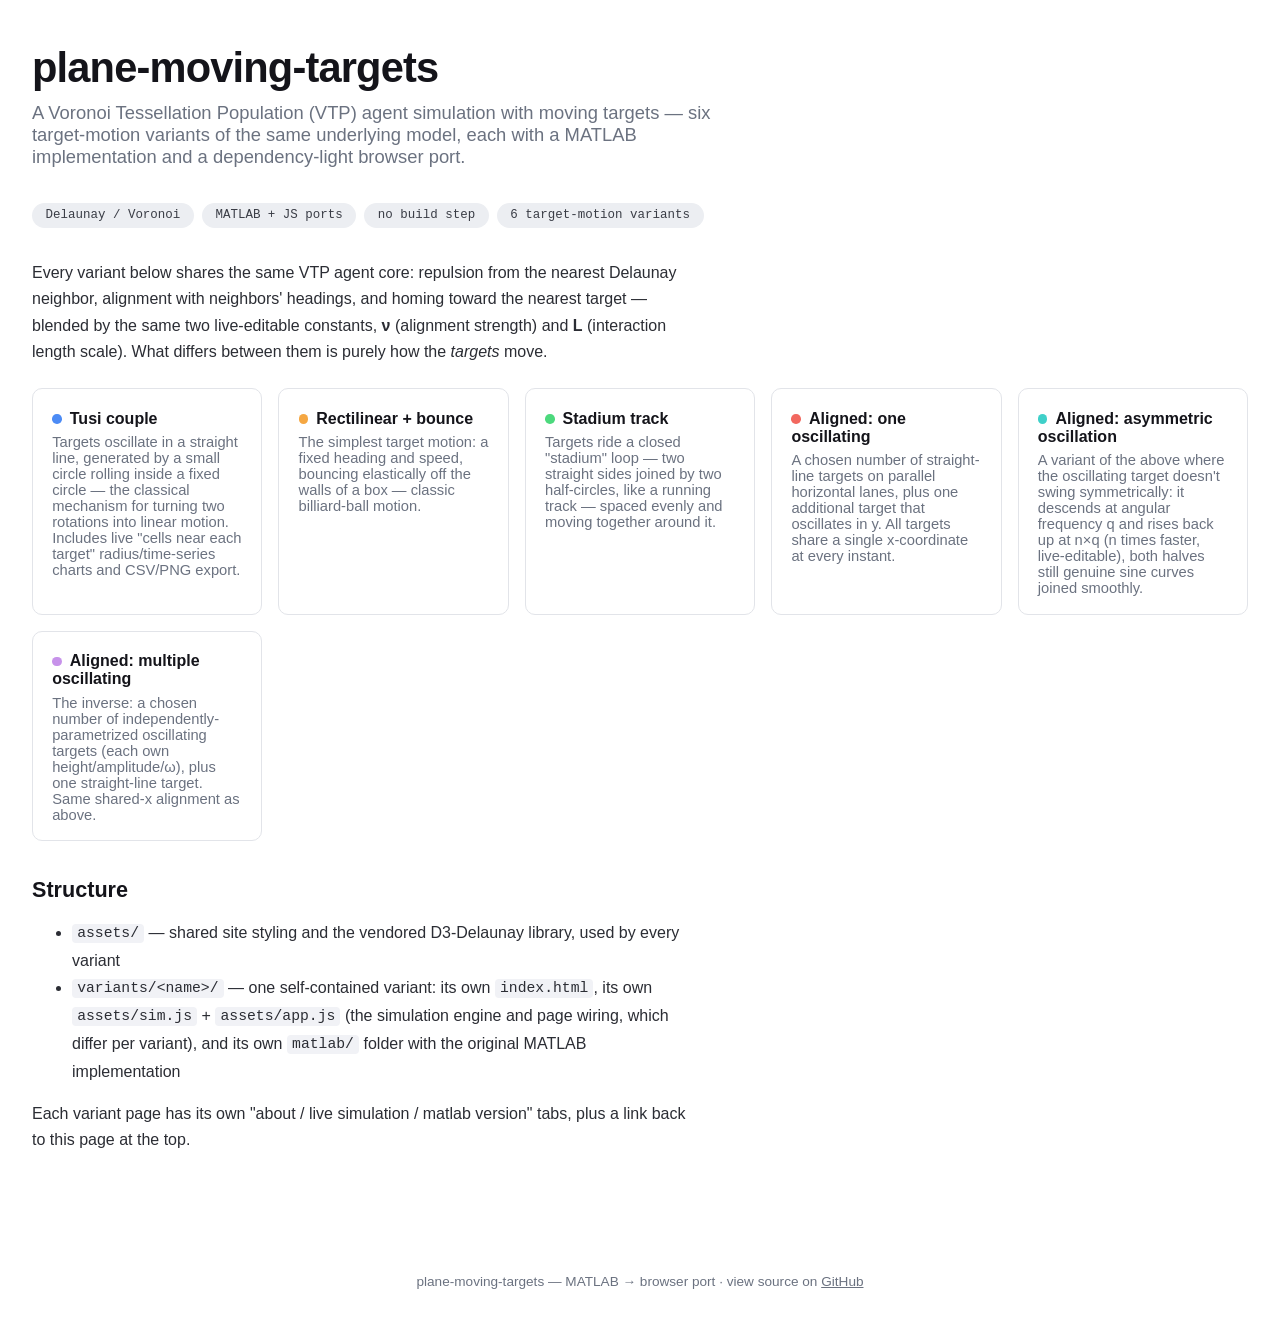
<file: index.html>
<!doctype html>
<html lang="en">
<head>
<meta charset="utf-8" />
<meta name="viewport" content="width=device-width, initial-scale=1" />
<title>plane-moving-targets — VTP moving-targets simulation collection</title>
<link rel="stylesheet" href="assets/style.css" />
</head>
<body>

<main>
  <h1 class="page-title">plane-moving-targets</h1>
  <p class="lede">A Voronoi Tessellation Population (VTP) agent simulation with moving targets — six target-motion variants of the same underlying model, each with a MATLAB implementation and a dependency-light browser port.</p>

  <div class="badge-row">
    <span class="badge">Delaunay / Voronoi</span>
    <span class="badge">MATLAB + JS ports</span>
    <span class="badge">no build step</span>
    <span class="badge">6 target-motion variants</span>
  </div>

  <div class="prose">
    <p>Every variant below shares the same VTP agent core: repulsion from the nearest Delaunay neighbor, alignment with neighbors' headings, and homing toward the nearest target — blended by the same two live-editable constants, <strong>&nu;</strong> (alignment strength) and <strong>L</strong> (interaction length scale). What differs between them is purely how the <em>targets</em> move.</p>
  </div>

  <div class="force-grid">
    <a class="force-card" href="variants/tulsi/index.html" style="display:block; text-decoration:none; color:inherit;">
      <h3><span class="dot" style="background:#4c8bf5"></span>Tusi couple</h3>
      <p>Targets oscillate in a straight line, generated by a small circle rolling inside a fixed circle — the classical mechanism for turning two rotations into linear motion. Includes live "cells near each target" radius/time-series charts and CSV/PNG export.</p>
    </a>
    <a class="force-card" href="variants/rectilinear/index.html" style="display:block; text-decoration:none; color:inherit;">
      <h3><span class="dot" style="background:#f5a742"></span>Rectilinear + bounce</h3>
      <p>The simplest target motion: a fixed heading and speed, bouncing elastically off the walls of a box — classic billiard-ball motion.</p>
    </a>
    <a class="force-card" href="variants/stadium/index.html" style="display:block; text-decoration:none; color:inherit;">
      <h3><span class="dot" style="background:#4cd97d"></span>Stadium track</h3>
      <p>Targets ride a closed "stadium" loop — two straight sides joined by two half-circles, like a running track — spaced evenly and moving together around it.</p>
    </a>
    <a class="force-card" href="variants/aligned/index.html" style="display:block; text-decoration:none; color:inherit;">
      <h3><span class="dot" style="background:#f2685f"></span>Aligned: one oscillating</h3>
      <p>A chosen number of straight-line targets on parallel horizontal lanes, plus one additional target that oscillates in y. All targets share a single x-coordinate at every instant.</p>
    </a>
    <a class="force-card" href="variants/aligned-asymmetric/index.html" style="display:block; text-decoration:none; color:inherit;">
      <h3><span class="dot" style="background:#3fd0c9"></span>Aligned: asymmetric oscillation</h3>
      <p>A variant of the above where the oscillating target doesn't swing symmetrically: it descends at angular frequency q and rises back up at n&times;q (n times faster, live-editable), both halves still genuine sine curves joined smoothly.</p>
    </a>
    <a class="force-card" href="variants/aligned-inverted/index.html" style="display:block; text-decoration:none; color:inherit;">
      <h3><span class="dot" style="background:#c792ea"></span>Aligned: multiple oscillating</h3>
      <p>The inverse: a chosen number of independently-parametrized oscillating targets (each own height/amplitude/&omega;), plus one straight-line target. Same shared-x alignment as above.</p>
    </a>
  </div>

  <div class="prose">
    <h2>Structure</h2>
    <ul>
      <li><code>assets/</code> — shared site styling and the vendored D3-Delaunay library, used by every variant</li>
      <li><code>variants/&lt;name&gt;/</code> — one self-contained variant: its own <code>index.html</code>, its own <code>assets/sim.js</code> + <code>assets/app.js</code> (the simulation engine and page wiring, which differ per variant), and its own <code>matlab/</code> folder with the original MATLAB implementation</li>
    </ul>
    <p>Each variant page has its own "about / live simulation / matlab version" tabs, plus a link back to this page at the top.</p>
  </div>
</main>

<footer>plane-moving-targets — MATLAB → browser port · view source on <a href="https://github.com/" target="_blank">GitHub</a></footer>

</body>
</html>
</file>
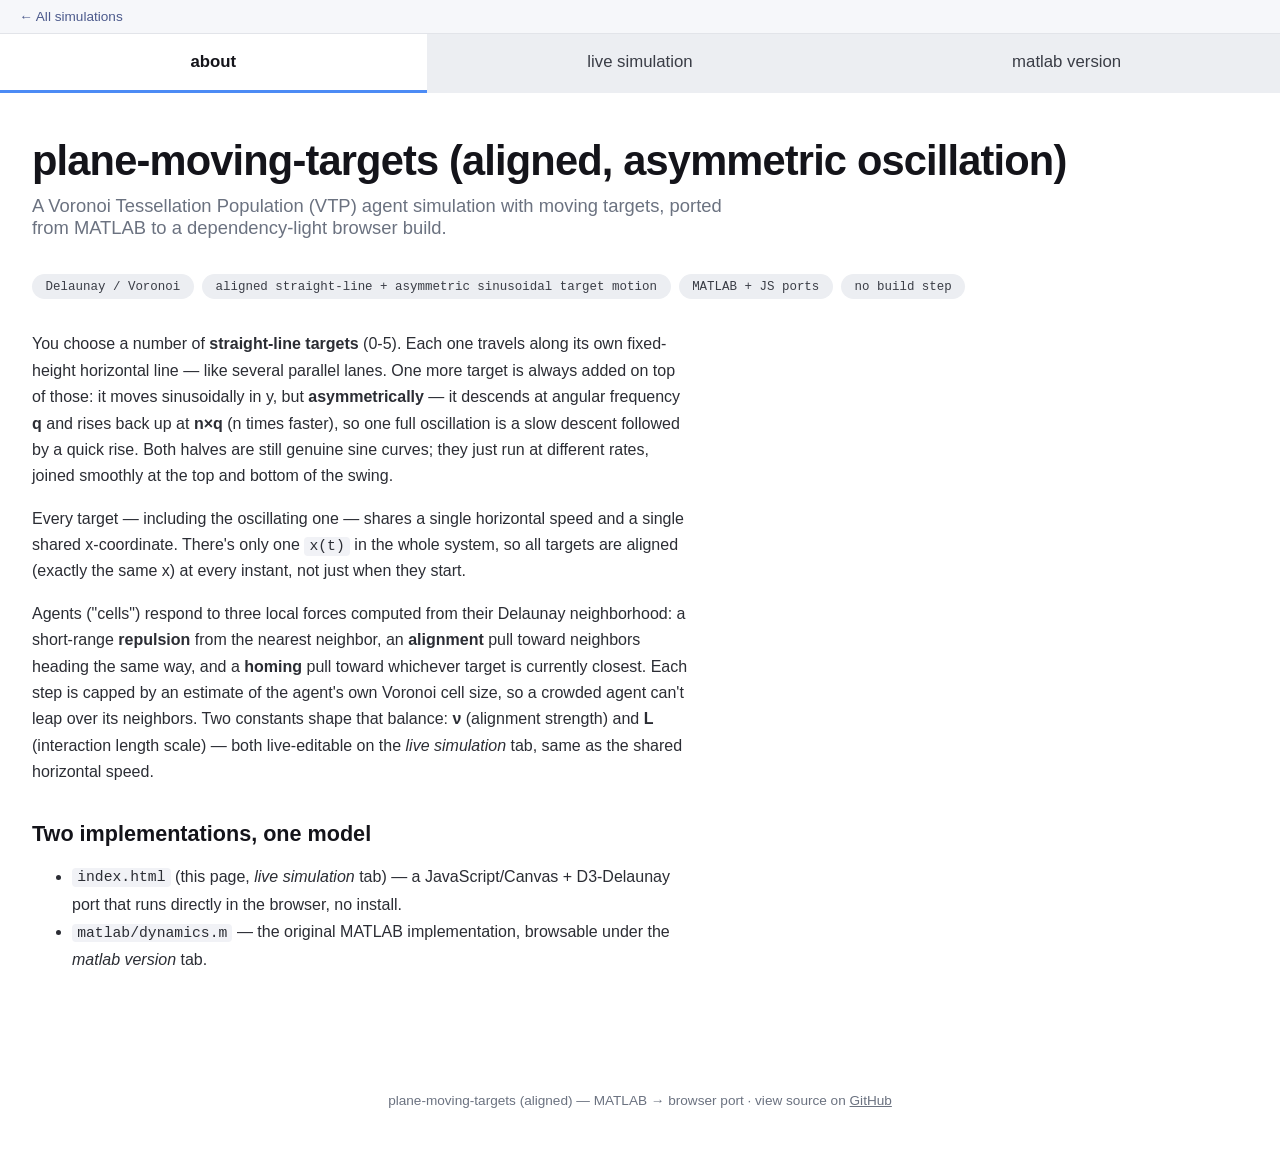
<file: variants/aligned-asymmetric/index.html>
<!doctype html>
<html lang="en">
<head>
<meta charset="utf-8" />
<meta name="viewport" content="width=device-width, initial-scale=1" />
<title>plane-moving-targets-aligned — VTP moving targets simulation</title>
<link rel="stylesheet" href="../../assets/style.css" />
</head>
<body>

<div class="hub-breadcrumb"><a href="../../index.html">&larr; All simulations</a></div>
<nav class="tabs">
  <button data-view="about" class="active">about</button>
  <button data-view="sim">live simulation</button>
  <button data-view="matlab">matlab version</button>
</nav>

<main>

  <!-- ================= ABOUT ================= -->
  <section id="view-about" class="view active">
    <h1 class="page-title">plane-moving-targets (aligned, asymmetric oscillation)</h1>
    <p class="lede">A Voronoi Tessellation Population (VTP) agent simulation with moving targets, ported from MATLAB to a dependency-light browser build.</p>

    <div class="badge-row">
      <span class="badge">Delaunay / Voronoi</span>
      <span class="badge">aligned straight-line + asymmetric sinusoidal target motion</span>
      <span class="badge">MATLAB + JS ports</span>
      <span class="badge">no build step</span>
    </div>

    <div class="prose">
      <p>You choose a number of <strong>straight-line targets</strong> (0-5). Each one travels along its own fixed-height horizontal line — like several parallel lanes. One more target is always added on top of those: it moves sinusoidally in y, but <strong>asymmetrically</strong> — it descends at angular frequency <strong>q</strong> and rises back up at <strong>n&times;q</strong> (n times faster), so one full oscillation is a slow descent followed by a quick rise. Both halves are still genuine sine curves; they just run at different rates, joined smoothly at the top and bottom of the swing.</p>
      <p>Every target — including the oscillating one — shares a single horizontal speed and a single shared x-coordinate. There's only one <code>x(t)</code> in the whole system, so all targets are aligned (exactly the same x) at every instant, not just when they start.</p>
      <p>Agents ("cells") respond to three local forces computed from their Delaunay neighborhood: a short-range <strong>repulsion</strong> from the nearest neighbor, an <strong>alignment</strong> pull toward neighbors heading the same way, and a <strong>homing</strong> pull toward whichever target is currently closest. Each step is capped by an estimate of the agent's own Voronoi cell size, so a crowded agent can't leap over its neighbors. Two constants shape that balance: <strong>&nu;</strong> (alignment strength) and <strong>L</strong> (interaction length scale) — both live-editable on the <em>live simulation</em> tab, same as the shared horizontal speed.</p>

      <h2>Two implementations, one model</h2>
      <ul>
        <li><code>index.html</code> (this page, <em>live simulation</em> tab) — a JavaScript/Canvas + D3-Delaunay port that runs directly in the browser, no install.</li>
        <li><code>matlab/dynamics.m</code> — the original MATLAB implementation, browsable under the <em>matlab version</em> tab.</li>
      </ul>

    </div>
  </section>

  <!-- ================= LIVE SIMULATION ================= -->
  <section id="view-sim" class="view">
    <h1 class="page-title">Live simulation</h1>
    <p class="lede">Runs entirely in your browser — Delaunay/Voronoi via D3, no server, no build step.</p>

    <div class="sim-frame">
      <div class="sim-topbar">
        <span><b>VTP — Aligned Moving Targets</b> &nbsp;|&nbsp; ported from MATLAB (dynamics.m)</span>
        <label class="targets-picker">straight targets:
          <select id="numTargets">
            <option value="0">0</option>
            <option value="1">1</option>
            <option value="2" selected>2</option>
            <option value="3">3</option>
            <option value="4">4</option>
            <option value="5">5</option>
          </select>
        </label>
      </div>
      <div class="sim-status" id="statusLine">t = 0 | 3 aligned targets (2 straight + 1 sine)</div>
      <div class="sim-canvas-wrap"><canvas id="simCanvas"></canvas></div>

      <div class="controls">
        <div class="global-row">
          <span class="label">Cells</span>
          <div class="ctrl">Spd:
            <input type="range" id="cellSpd" min="0" max="3" step="0.01" value="1" />
            <span class="readout" id="cellSpdVal">1.00</span>
          </div>
          <div class="buttons">
            <button id="btnPause">Pause</button>
            <button id="btnReset" class="primary">Reset Targets</button>
          </div>
        </div>
        <div class="global-row">
          <span class="label">Dynamics</span>
          <div class="ctrl">&nu;:
            <input type="range" id="nuSlider" min="0" max="8" step="0.05" value="2.5" />
            <span class="readout" id="nuVal">2.50</span>
          </div>
          <div class="ctrl">L:
            <input type="range" id="lSlider" min="0.1" max="5" step="0.05" value="1" />
            <span class="readout" id="lVal">1.00</span>
          </div>
        </div>
        <div class="global-row">
          <span class="label">Motion</span>
          <div class="ctrl">Horiz. speed (vx, shared):
            <input type="range" id="vxSlider" min="0" max="1" step="0.005" value="0.15" />
            <span class="readout" id="vxVal">0.150</span>
          </div>
        </div>
        <div class="target-rows" id="targetRows"></div>
      </div>
    </div>
  </section>

  <!-- ================= MATLAB VERSION ================= -->
  <section id="view-matlab" class="view">
    <h1 class="page-title">MATLAB version</h1>
    <p class="lede">The original implementation, in <code>matlab/</code>.</p>

    <div class="prose">
      <p>Requires base MATLAB only (<code>delaunayTriangulation</code>, <code>polyshape</code> — no extra toolboxes). Run:</p>
      <div class="formula">cd matlab<br />matlab -r dynamics</div>
      <p>...or open <code>dynamics.m</code> in the MATLAB editor and run it. You'll be prompted for the number of straight-line targets (0–5); one asymmetrically-oscillating target is always added on top. An interactive figure then opens with a control panel (agent speed, &nu;, L, shared horizontal speed, each straight target's height, and the oscillating target's height/amplitude/q (down-frequency)/n (up-speed multiplier) — Apply / Pause / Reset Targets).</p>
    </div>

    <div class="file-layout">
      <div class="file-list" id="fileList"></div>
      <div>
        <div class="code-view" id="codeView">Select a file…</div>
        <p class="file-hint" id="fileHint"></p>
      </div>
    </div>
  </section>


</main>

<footer>plane-moving-targets (aligned) — MATLAB → browser port · view source on <a href="https://github.com/" target="_blank">GitHub</a></footer>

<script src="../../assets/d3-delaunay.min.js"></script>
<script src="assets/sim.js"></script>
<script src="assets/app.js"></script>
</body>
</html>
</file>
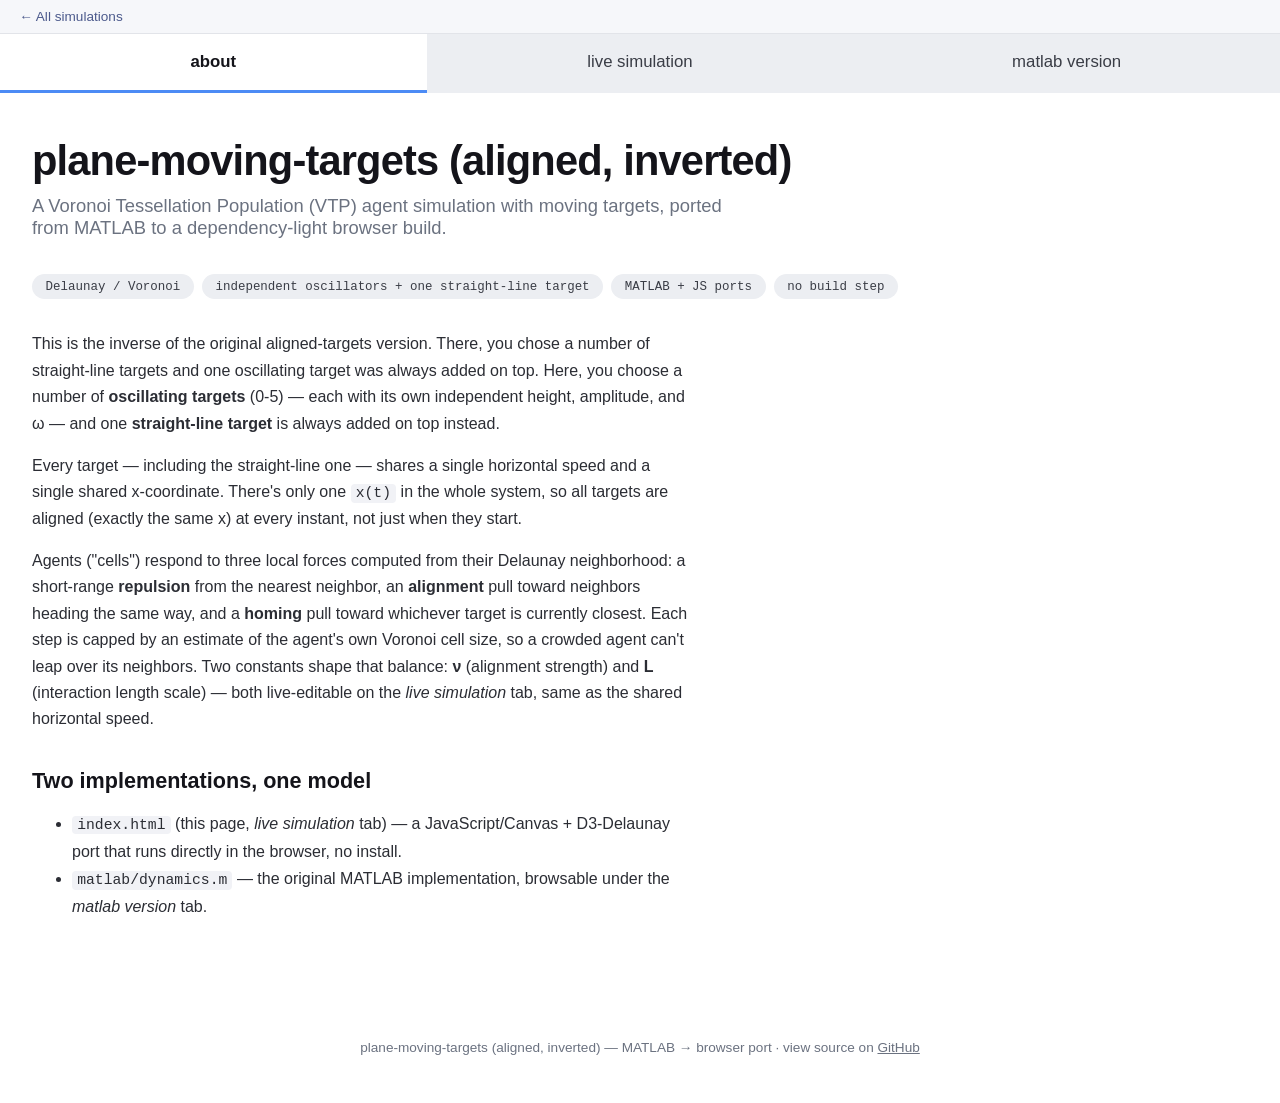
<file: variants/aligned-inverted/index.html>
<!doctype html>
<html lang="en">
<head>
<meta charset="utf-8" />
<meta name="viewport" content="width=device-width, initial-scale=1" />
<title>plane-moving-targets-aligned-inverted — VTP moving targets simulation</title>
<link rel="stylesheet" href="../../assets/style.css" />
</head>
<body>

<div class="hub-breadcrumb"><a href="../../index.html">&larr; All simulations</a></div>
<nav class="tabs">
  <button data-view="about" class="active">about</button>
  <button data-view="sim">live simulation</button>
  <button data-view="matlab">matlab version</button>
</nav>

<main>

  <!-- ================= ABOUT ================= -->
  <section id="view-about" class="view active">
    <h1 class="page-title">plane-moving-targets (aligned, inverted)</h1>
    <p class="lede">A Voronoi Tessellation Population (VTP) agent simulation with moving targets, ported from MATLAB to a dependency-light browser build.</p>

    <div class="badge-row">
      <span class="badge">Delaunay / Voronoi</span>
      <span class="badge">independent oscillators + one straight-line target</span>
      <span class="badge">MATLAB + JS ports</span>
      <span class="badge">no build step</span>
    </div>

    <div class="prose">
      <p>This is the inverse of the original aligned-targets version. There, you chose a number of straight-line targets and one oscillating target was always added on top. Here, you choose a number of <strong>oscillating targets</strong> (0-5) — each with its own independent height, amplitude, and &omega; — and one <strong>straight-line target</strong> is always added on top instead.</p>
      <p>Every target — including the straight-line one — shares a single horizontal speed and a single shared x-coordinate. There's only one <code>x(t)</code> in the whole system, so all targets are aligned (exactly the same x) at every instant, not just when they start.</p>
      <p>Agents ("cells") respond to three local forces computed from their Delaunay neighborhood: a short-range <strong>repulsion</strong> from the nearest neighbor, an <strong>alignment</strong> pull toward neighbors heading the same way, and a <strong>homing</strong> pull toward whichever target is currently closest. Each step is capped by an estimate of the agent's own Voronoi cell size, so a crowded agent can't leap over its neighbors. Two constants shape that balance: <strong>&nu;</strong> (alignment strength) and <strong>L</strong> (interaction length scale) — both live-editable on the <em>live simulation</em> tab, same as the shared horizontal speed.</p>

      <h2>Two implementations, one model</h2>
      <ul>
        <li><code>index.html</code> (this page, <em>live simulation</em> tab) — a JavaScript/Canvas + D3-Delaunay port that runs directly in the browser, no install.</li>
        <li><code>matlab/dynamics.m</code> — the original MATLAB implementation, browsable under the <em>matlab version</em> tab.</li>
      </ul>

    </div>
  </section>

  <!-- ================= LIVE SIMULATION ================= -->
  <section id="view-sim" class="view">
    <h1 class="page-title">Live simulation</h1>
    <p class="lede">Runs entirely in your browser — Delaunay/Voronoi via D3, no server, no build step.</p>

    <div class="sim-frame">
      <div class="sim-topbar">
        <span><b>VTP — Aligned Moving Targets (inverted)</b> &nbsp;|&nbsp; ported from MATLAB (dynamics.m)</span>
        <label class="targets-picker">oscillating targets:
          <select id="numTargets">
            <option value="0">0</option>
            <option value="1">1</option>
            <option value="2" selected>2</option>
            <option value="3">3</option>
            <option value="4">4</option>
            <option value="5">5</option>
          </select>
        </label>
      </div>
      <div class="sim-status" id="statusLine">t = 0 | 3 aligned targets (2 sine + 1 straight)</div>
      <div class="sim-canvas-wrap"><canvas id="simCanvas"></canvas></div>

      <div class="controls">
        <div class="global-row">
          <span class="label">Cells</span>
          <div class="ctrl">Spd:
            <input type="range" id="cellSpd" min="0" max="3" step="0.01" value="1" />
            <span class="readout" id="cellSpdVal">1.00</span>
          </div>
          <div class="buttons">
            <button id="btnPause">Pause</button>
            <button id="btnReset" class="primary">Reset Targets</button>
          </div>
        </div>
        <div class="global-row">
          <span class="label">Dynamics</span>
          <div class="ctrl">&nu;:
            <input type="range" id="nuSlider" min="0" max="8" step="0.05" value="2.5" />
            <span class="readout" id="nuVal">2.50</span>
          </div>
          <div class="ctrl">L:
            <input type="range" id="lSlider" min="0.1" max="5" step="0.05" value="1" />
            <span class="readout" id="lVal">1.00</span>
          </div>
        </div>
        <div class="global-row">
          <span class="label">Motion</span>
          <div class="ctrl">Horiz. speed (vx, shared):
            <input type="range" id="vxSlider" min="0" max="1" step="0.005" value="0.15" />
            <span class="readout" id="vxVal">0.150</span>
          </div>
        </div>
        <div class="target-rows" id="targetRows"></div>
      </div>
    </div>
  </section>

  <!-- ================= MATLAB VERSION ================= -->
  <section id="view-matlab" class="view">
    <h1 class="page-title">MATLAB version</h1>
    <p class="lede">The original implementation, in <code>matlab/</code>.</p>

    <div class="prose">
      <p>Requires base MATLAB only (<code>delaunayTriangulation</code>, <code>polyshape</code> — no extra toolboxes). Run:</p>
      <div class="formula">cd matlab<br />matlab -r dynamics</div>
      <p>...or open <code>dynamics.m</code> in the MATLAB editor and run it. You'll be prompted for the number of oscillating targets (0–5); one straight-line target is always added on top. An interactive figure then opens with a control panel (agent speed, &nu;, L, shared horizontal speed, each oscillating target's height/amplitude/&omega; — independently adjustable per target — and the straight-line target's height — Apply / Pause / Reset Targets).</p>
    </div>

    <div class="file-layout">
      <div class="file-list" id="fileList"></div>
      <div>
        <div class="code-view" id="codeView">Select a file…</div>
        <p class="file-hint" id="fileHint"></p>
      </div>
    </div>
  </section>


</main>

<footer>plane-moving-targets (aligned, inverted) — MATLAB → browser port · view source on <a href="https://github.com/" target="_blank">GitHub</a></footer>

<script src="../../assets/d3-delaunay.min.js"></script>
<script src="assets/sim.js"></script>
<script src="assets/app.js"></script>
</body>
</html>
</file>
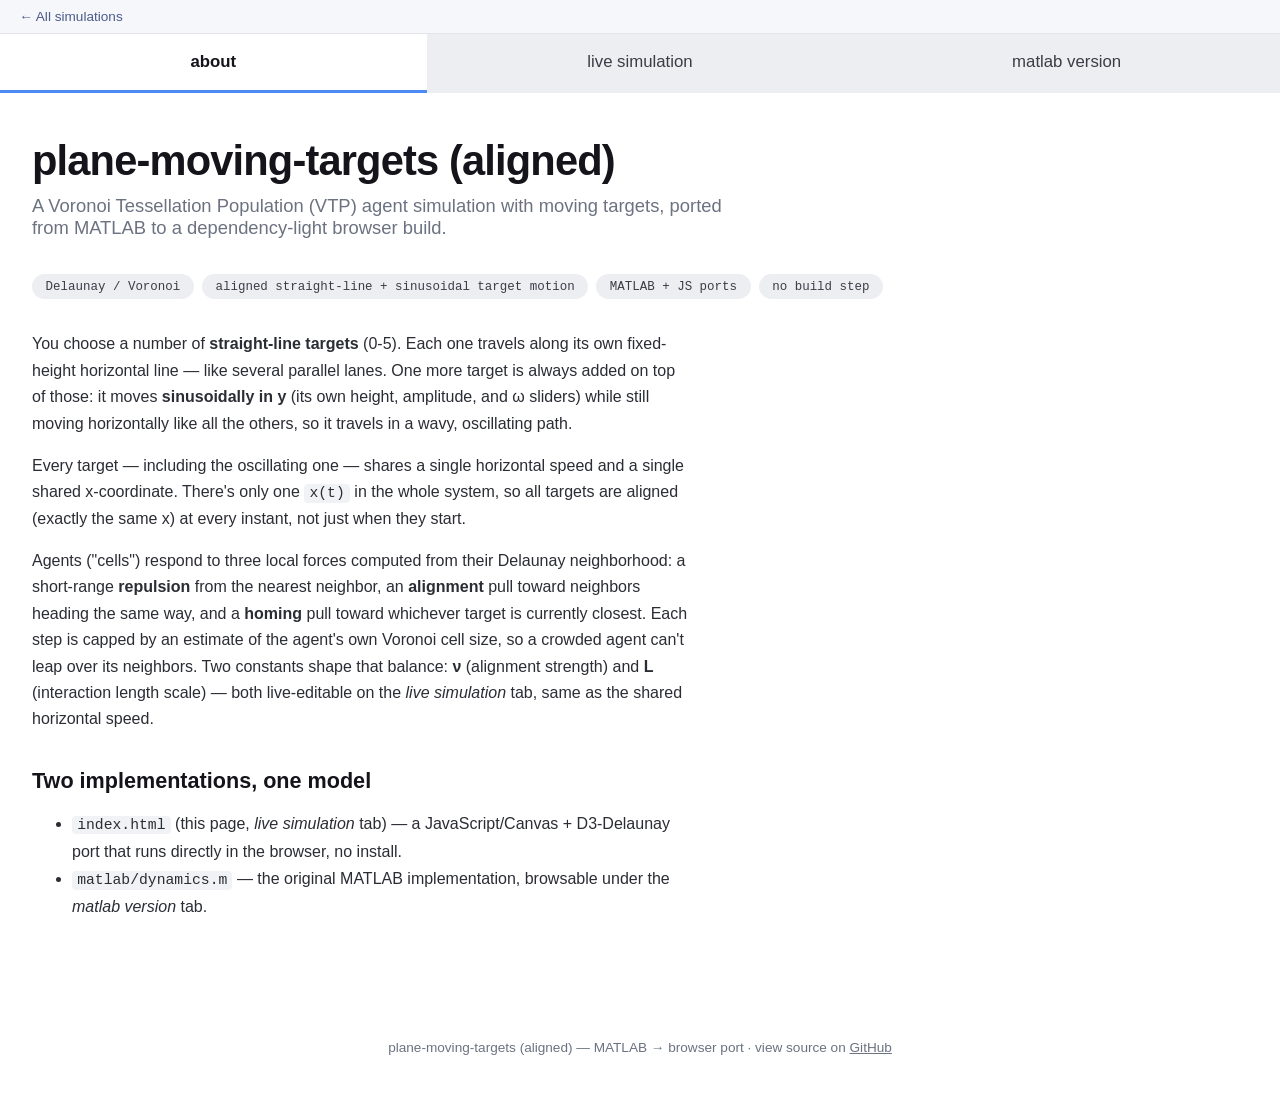
<file: variants/aligned/index.html>
<!doctype html>
<html lang="en">
<head>
<meta charset="utf-8" />
<meta name="viewport" content="width=device-width, initial-scale=1" />
<title>plane-moving-targets-aligned — VTP moving targets simulation</title>
<link rel="stylesheet" href="../../assets/style.css" />
</head>
<body>

<div class="hub-breadcrumb"><a href="../../index.html">&larr; All simulations</a></div>
<nav class="tabs">
  <button data-view="about" class="active">about</button>
  <button data-view="sim">live simulation</button>
  <button data-view="matlab">matlab version</button>
</nav>

<main>

  <!-- ================= ABOUT ================= -->
  <section id="view-about" class="view active">
    <h1 class="page-title">plane-moving-targets (aligned)</h1>
    <p class="lede">A Voronoi Tessellation Population (VTP) agent simulation with moving targets, ported from MATLAB to a dependency-light browser build.</p>

    <div class="badge-row">
      <span class="badge">Delaunay / Voronoi</span>
      <span class="badge">aligned straight-line + sinusoidal target motion</span>
      <span class="badge">MATLAB + JS ports</span>
      <span class="badge">no build step</span>
    </div>

    <div class="prose">
      <p>You choose a number of <strong>straight-line targets</strong> (0-5). Each one travels along its own fixed-height horizontal line — like several parallel lanes. One more target is always added on top of those: it moves <strong>sinusoidally in y</strong> (its own height, amplitude, and &omega; sliders) while still moving horizontally like all the others, so it travels in a wavy, oscillating path.</p>
      <p>Every target — including the oscillating one — shares a single horizontal speed and a single shared x-coordinate. There's only one <code>x(t)</code> in the whole system, so all targets are aligned (exactly the same x) at every instant, not just when they start.</p>
      <p>Agents ("cells") respond to three local forces computed from their Delaunay neighborhood: a short-range <strong>repulsion</strong> from the nearest neighbor, an <strong>alignment</strong> pull toward neighbors heading the same way, and a <strong>homing</strong> pull toward whichever target is currently closest. Each step is capped by an estimate of the agent's own Voronoi cell size, so a crowded agent can't leap over its neighbors. Two constants shape that balance: <strong>&nu;</strong> (alignment strength) and <strong>L</strong> (interaction length scale) — both live-editable on the <em>live simulation</em> tab, same as the shared horizontal speed.</p>

      <h2>Two implementations, one model</h2>
      <ul>
        <li><code>index.html</code> (this page, <em>live simulation</em> tab) — a JavaScript/Canvas + D3-Delaunay port that runs directly in the browser, no install.</li>
        <li><code>matlab/dynamics.m</code> — the original MATLAB implementation, browsable under the <em>matlab version</em> tab.</li>
      </ul>

    </div>
  </section>

  <!-- ================= LIVE SIMULATION ================= -->
  <section id="view-sim" class="view">
    <h1 class="page-title">Live simulation</h1>
    <p class="lede">Runs entirely in your browser — Delaunay/Voronoi via D3, no server, no build step.</p>

    <div class="sim-frame">
      <div class="sim-topbar">
        <span><b>VTP — Aligned Moving Targets</b> &nbsp;|&nbsp; ported from MATLAB (dynamics.m)</span>
        <label class="targets-picker">straight targets:
          <select id="numTargets">
            <option value="0">0</option>
            <option value="1">1</option>
            <option value="2" selected>2</option>
            <option value="3">3</option>
            <option value="4">4</option>
            <option value="5">5</option>
          </select>
        </label>
      </div>
      <div class="sim-status" id="statusLine">t = 0 | 3 aligned targets (2 straight + 1 sine)</div>
      <div class="sim-canvas-wrap"><canvas id="simCanvas"></canvas></div>

      <div class="controls">
        <div class="global-row">
          <span class="label">Cells</span>
          <div class="ctrl">Spd:
            <input type="range" id="cellSpd" min="0" max="3" step="0.01" value="1" />
            <span class="readout" id="cellSpdVal">1.00</span>
          </div>
          <div class="buttons">
            <button id="btnPause">Pause</button>
            <button id="btnReset" class="primary">Reset Targets</button>
          </div>
        </div>
        <div class="global-row">
          <span class="label">Dynamics</span>
          <div class="ctrl">&nu;:
            <input type="range" id="nuSlider" min="0" max="8" step="0.05" value="2.5" />
            <span class="readout" id="nuVal">2.50</span>
          </div>
          <div class="ctrl">L:
            <input type="range" id="lSlider" min="0.1" max="5" step="0.05" value="1" />
            <span class="readout" id="lVal">1.00</span>
          </div>
        </div>
        <div class="global-row">
          <span class="label">Motion</span>
          <div class="ctrl">Horiz. speed (vx, shared):
            <input type="range" id="vxSlider" min="0" max="1" step="0.005" value="0.15" />
            <span class="readout" id="vxVal">0.150</span>
          </div>
        </div>
        <div class="target-rows" id="targetRows"></div>
      </div>
    </div>
  </section>

  <!-- ================= MATLAB VERSION ================= -->
  <section id="view-matlab" class="view">
    <h1 class="page-title">MATLAB version</h1>
    <p class="lede">The original implementation, in <code>matlab/</code>.</p>

    <div class="prose">
      <p>Requires base MATLAB only (<code>delaunayTriangulation</code>, <code>polyshape</code> — no extra toolboxes). Run:</p>
      <div class="formula">cd matlab<br />matlab -r dynamics</div>
      <p>...or open <code>dynamics.m</code> in the MATLAB editor and run it. You'll be prompted for the number of straight-line targets (0–5); one oscillating target is always added on top. An interactive figure then opens with a control panel (agent speed, &nu;, L, shared horizontal speed, each straight target's height, and the oscillating target's height/amplitude/&omega; — Apply / Pause / Reset Targets).</p>
    </div>

    <div class="file-layout">
      <div class="file-list" id="fileList"></div>
      <div>
        <div class="code-view" id="codeView">Select a file…</div>
        <p class="file-hint" id="fileHint"></p>
      </div>
    </div>
  </section>


</main>

<footer>plane-moving-targets (aligned) — MATLAB → browser port · view source on <a href="https://github.com/" target="_blank">GitHub</a></footer>

<script src="../../assets/d3-delaunay.min.js"></script>
<script src="assets/sim.js"></script>
<script src="assets/app.js"></script>
</body>
</html>
</file>
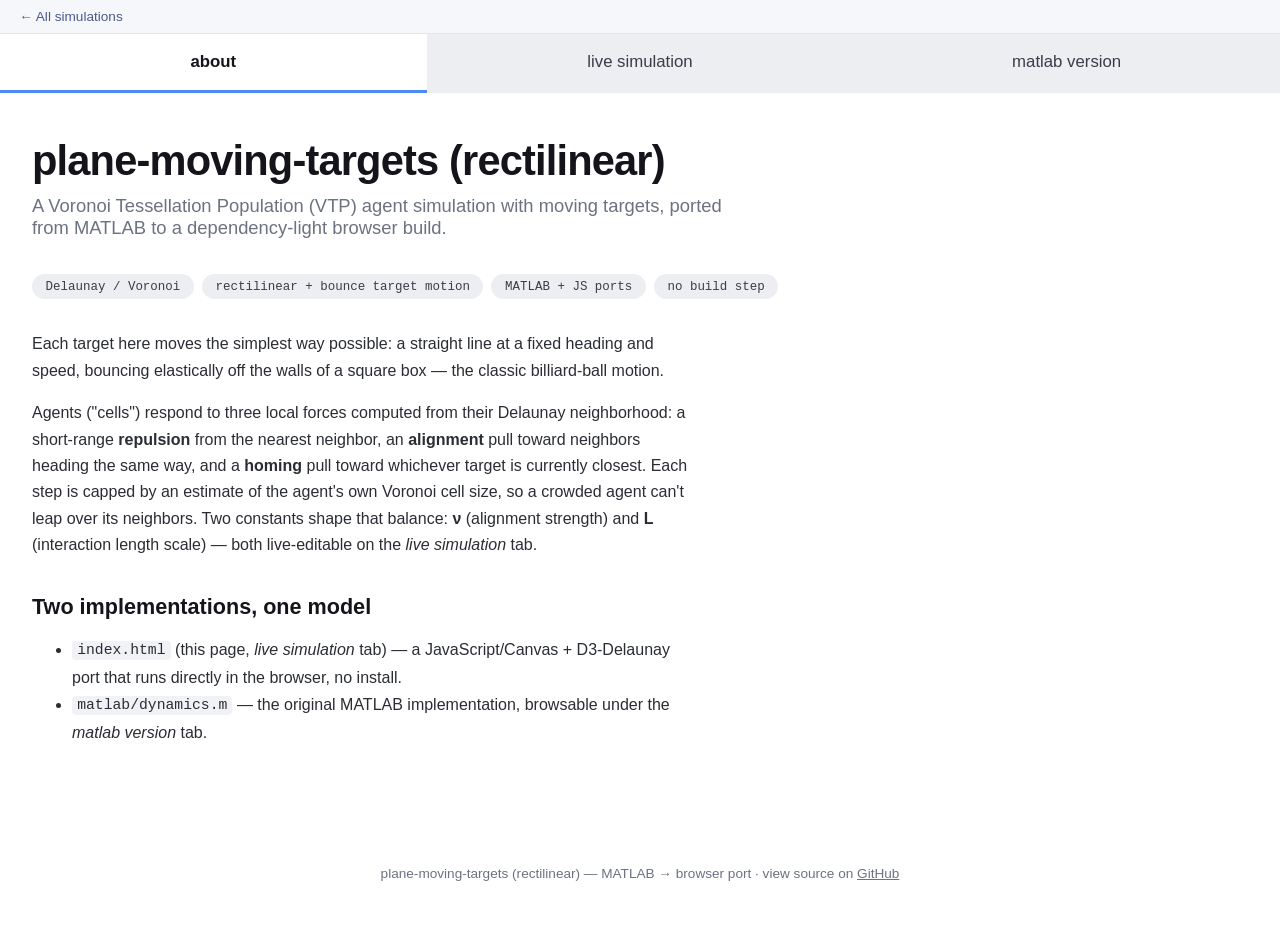
<file: variants/rectilinear/index.html>
<!doctype html>
<html lang="en">
<head>
<meta charset="utf-8" />
<meta name="viewport" content="width=device-width, initial-scale=1" />
<title>plane-moving-targets-rectilinear — VTP moving targets simulation</title>
<link rel="stylesheet" href="../../assets/style.css" />
</head>
<body>

<div class="hub-breadcrumb"><a href="../../index.html">&larr; All simulations</a></div>
<nav class="tabs">
  <button data-view="about" class="active">about</button>
  <button data-view="sim">live simulation</button>
  <button data-view="matlab">matlab version</button>
</nav>

<main>

  <!-- ================= ABOUT ================= -->
  <section id="view-about" class="view active">
    <h1 class="page-title">plane-moving-targets (rectilinear)</h1>
    <p class="lede">A Voronoi Tessellation Population (VTP) agent simulation with moving targets, ported from MATLAB to a dependency-light browser build.</p>

    <div class="badge-row">
      <span class="badge">Delaunay / Voronoi</span>
      <span class="badge">rectilinear + bounce target motion</span>
      <span class="badge">MATLAB + JS ports</span>
      <span class="badge">no build step</span>
    </div>

    <div class="prose">
      <p>Each target here moves the simplest way possible: a straight line at a fixed heading and speed, bouncing elastically off the walls of a square box — the classic billiard-ball motion.</p>
      <p>Agents ("cells") respond to three local forces computed from their Delaunay neighborhood: a short-range <strong>repulsion</strong> from the nearest neighbor, an <strong>alignment</strong> pull toward neighbors heading the same way, and a <strong>homing</strong> pull toward whichever target is currently closest. Each step is capped by an estimate of the agent's own Voronoi cell size, so a crowded agent can't leap over its neighbors. Two constants shape that balance: <strong>&nu;</strong> (alignment strength) and <strong>L</strong> (interaction length scale) — both live-editable on the <em>live simulation</em> tab.</p>

      <h2>Two implementations, one model</h2>
      <ul>
        <li><code>index.html</code> (this page, <em>live simulation</em> tab) — a JavaScript/Canvas + D3-Delaunay port that runs directly in the browser, no install.</li>
        <li><code>matlab/dynamics.m</code> — the original MATLAB implementation, browsable under the <em>matlab version</em> tab.</li>
      </ul>

    </div>
  </section>

  <!-- ================= LIVE SIMULATION ================= -->
  <section id="view-sim" class="view">
    <h1 class="page-title">Live simulation</h1>
    <p class="lede">Runs entirely in your browser — Delaunay/Voronoi via D3, no server, no build step.</p>

    <div class="sim-frame">
      <div class="sim-topbar">
        <span><b>VTP — Moving Targets</b> &nbsp;|&nbsp; ported from MATLAB (dynamics.m)</span>
        <label class="targets-picker">targets:
          <select id="numTargets">
            <option value="1">1</option>
            <option value="2">2</option>
            <option value="3">3</option>
            <option value="4">4</option>
            <option value="5">5</option>
            <option value="6" selected>6</option>
          </select>
        </label>
      </div>
      <div class="sim-status" id="statusLine">t = 0 | 6 moving targets (rectilinear + bounce)</div>
      <div class="sim-canvas-wrap"><canvas id="simCanvas"></canvas></div>

      <div class="controls">
        <div class="global-row">
          <span class="label">Cells</span>
          <div class="ctrl">Spd:
            <input type="range" id="cellSpd" min="0" max="3" step="0.01" value="1" />
            <span class="readout" id="cellSpdVal">1.00</span>
          </div>
          <div class="buttons">
            <button id="btnPause">Pause</button>
            <button id="btnReset" class="primary">Reset Targets</button>
          </div>
        </div>
        <div class="global-row">
          <span class="label">Dynamics</span>
          <div class="ctrl">&nu;:
            <input type="range" id="nuSlider" min="0" max="8" step="0.05" value="2.5" />
            <span class="readout" id="nuVal">2.50</span>
          </div>
          <div class="ctrl">L:
            <input type="range" id="lSlider" min="0.1" max="5" step="0.05" value="1" />
            <span class="readout" id="lVal">1.00</span>
          </div>
        </div>
        <div class="target-rows" id="targetRows"></div>
      </div>
    </div>
  </section>

  <!-- ================= MATLAB VERSION ================= -->
  <section id="view-matlab" class="view">
    <h1 class="page-title">MATLAB version</h1>
    <p class="lede">The original implementation, in <code>matlab/</code>.</p>

    <div class="prose">
      <p>Requires base MATLAB only (<code>delaunayTriangulation</code>, <code>polyshape</code> — no extra toolboxes). Run:</p>
      <div class="formula">cd matlab<br />matlab -r dynamics</div>
      <p>...or open <code>dynamics.m</code> in the MATLAB editor and run it. You'll be prompted for the number of targets (1–6), then an interactive figure opens with a live plot of the swarm plus a control panel (target speed, heading, agent speed, &nu;, L, Apply / Pause / Reset Targets).</p>
    </div>

    <div class="file-layout">
      <div class="file-list" id="fileList"></div>
      <div>
        <div class="code-view" id="codeView">Select a file…</div>
        <p class="file-hint" id="fileHint"></p>
      </div>
    </div>
  </section>


</main>

<footer>plane-moving-targets (rectilinear) — MATLAB → browser port · view source on <a href="https://github.com/" target="_blank">GitHub</a></footer>

<script src="../../assets/d3-delaunay.min.js"></script>
<script src="assets/sim.js"></script>
<script src="assets/app.js"></script>
</body>
</html>
</file>
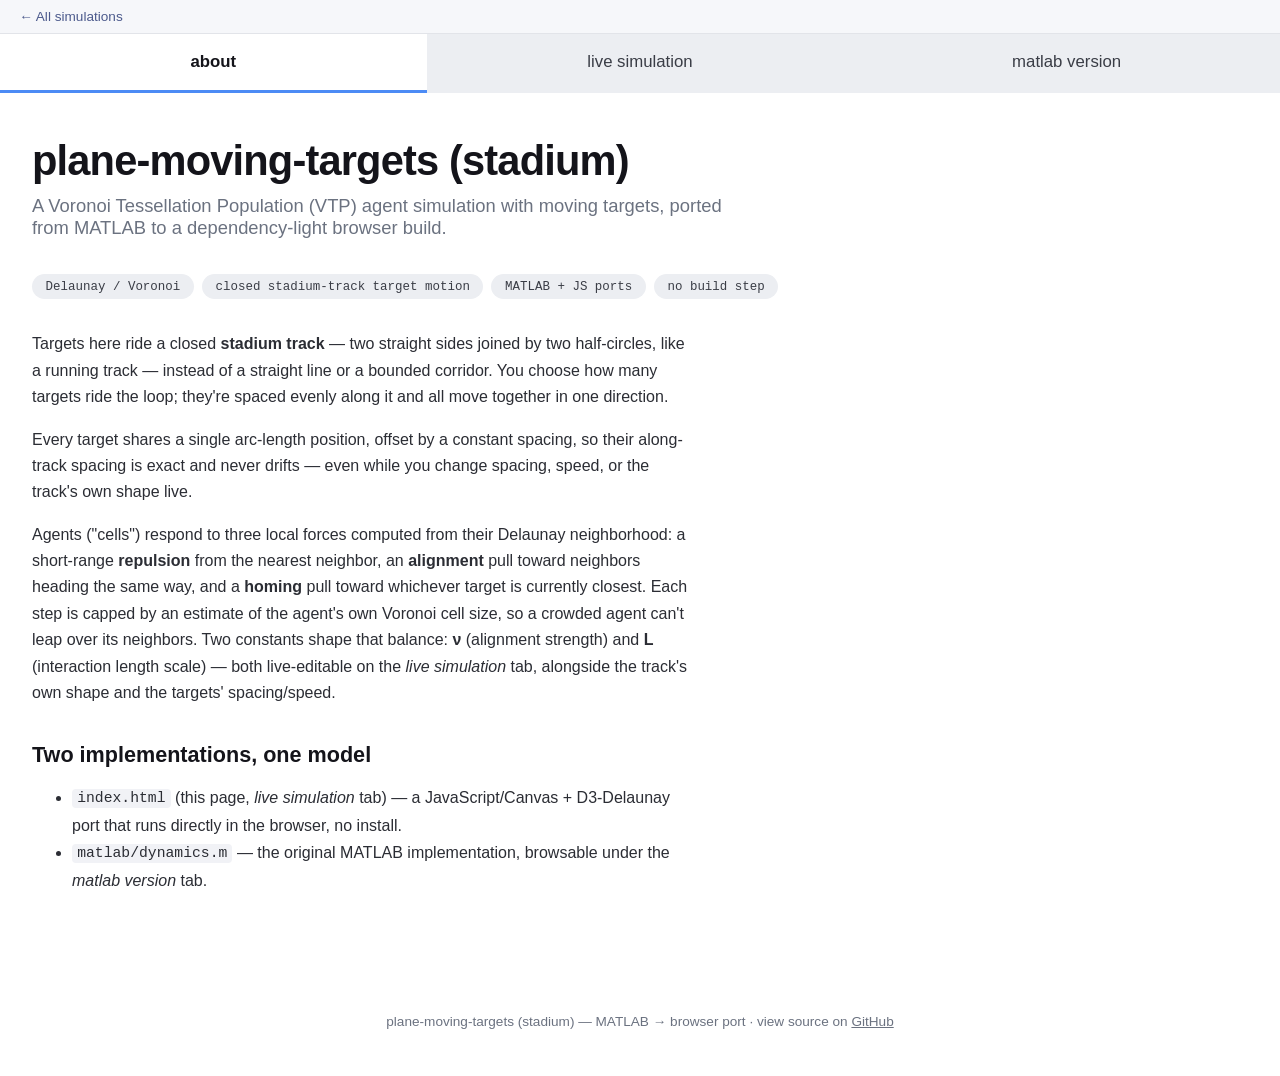
<file: variants/stadium/index.html>
<!doctype html>
<html lang="en">
<head>
<meta charset="utf-8" />
<meta name="viewport" content="width=device-width, initial-scale=1" />
<title>plane-moving-targets-stadium — VTP moving targets simulation</title>
<link rel="stylesheet" href="../../assets/style.css" />
</head>
<body>

<div class="hub-breadcrumb"><a href="../../index.html">&larr; All simulations</a></div>
<nav class="tabs">
  <button data-view="about" class="active">about</button>
  <button data-view="sim">live simulation</button>
  <button data-view="matlab">matlab version</button>
</nav>

<main>

  <!-- ================= ABOUT ================= -->
  <section id="view-about" class="view active">
    <h1 class="page-title">plane-moving-targets (stadium)</h1>
    <p class="lede">A Voronoi Tessellation Population (VTP) agent simulation with moving targets, ported from MATLAB to a dependency-light browser build.</p>

    <div class="badge-row">
      <span class="badge">Delaunay / Voronoi</span>
      <span class="badge">closed stadium-track target motion</span>
      <span class="badge">MATLAB + JS ports</span>
      <span class="badge">no build step</span>
    </div>

    <div class="prose">
      <p>Targets here ride a closed <strong>stadium track</strong> — two straight sides joined by two half-circles, like a running track — instead of a straight line or a bounded corridor. You choose how many targets ride the loop; they're spaced evenly along it and all move together in one direction.</p>
      <p>Every target shares a single arc-length position, offset by a constant spacing, so their along-track spacing is exact and never drifts — even while you change spacing, speed, or the track's own shape live.</p>
      <p>Agents ("cells") respond to three local forces computed from their Delaunay neighborhood: a short-range <strong>repulsion</strong> from the nearest neighbor, an <strong>alignment</strong> pull toward neighbors heading the same way, and a <strong>homing</strong> pull toward whichever target is currently closest. Each step is capped by an estimate of the agent's own Voronoi cell size, so a crowded agent can't leap over its neighbors. Two constants shape that balance: <strong>&nu;</strong> (alignment strength) and <strong>L</strong> (interaction length scale) — both live-editable on the <em>live simulation</em> tab, alongside the track's own shape and the targets' spacing/speed.</p>

      <h2>Two implementations, one model</h2>
      <ul>
        <li><code>index.html</code> (this page, <em>live simulation</em> tab) — a JavaScript/Canvas + D3-Delaunay port that runs directly in the browser, no install.</li>
        <li><code>matlab/dynamics.m</code> — the original MATLAB implementation, browsable under the <em>matlab version</em> tab.</li>
      </ul>

    </div>
  </section>

  <!-- ================= LIVE SIMULATION ================= -->
  <section id="view-sim" class="view">
    <h1 class="page-title">Live simulation</h1>
    <p class="lede">Runs entirely in your browser — Delaunay/Voronoi via D3, no server, no build step.</p>

    <div class="sim-frame">
      <div class="sim-topbar">
        <span><b>VTP — Stadium Track</b> &nbsp;|&nbsp; ported from MATLAB (dynamics.m)</span>
        <label class="targets-picker">targets:
          <select id="numTargets">
            <option value="1">1</option>
            <option value="2">2</option>
            <option value="3">3</option>
            <option value="4" selected>4</option>
            <option value="5">5</option>
            <option value="6">6</option>
            <option value="7">7</option>
            <option value="8">8</option>
            <option value="9">9</option>
            <option value="10">10</option>
          </select>
        </label>
      </div>
      <div class="sim-status" id="statusLine">t = 0 | 4 targets on stadium track</div>
      <div class="sim-canvas-wrap"><canvas id="simCanvas"></canvas></div>

      <div class="controls">
        <div class="global-row">
          <span class="label">Cells</span>
          <div class="ctrl">Spd:
            <input type="range" id="cellSpd" min="0" max="3" step="0.01" value="1" />
            <span class="readout" id="cellSpdVal">1.00</span>
          </div>
          <div class="buttons">
            <button id="btnPause">Pause</button>
            <button id="btnReset" class="primary">Reset Targets</button>
          </div>
        </div>
        <div class="global-row">
          <span class="label">Dynamics</span>
          <div class="ctrl">&nu;:
            <input type="range" id="nuSlider" min="0" max="8" step="0.05" value="2.5" />
            <span class="readout" id="nuVal">2.50</span>
          </div>
          <div class="ctrl">L:
            <input type="range" id="lSlider" min="0.1" max="5" step="0.05" value="1" />
            <span class="readout" id="lVal">1.00</span>
          </div>
        </div>
        <div class="global-row">
          <span class="label">Path</span>
          <div class="ctrl">Straight len:
            <input type="range" id="straightSlider" min="0" max="30" step="0.1" value="10" />
            <span class="readout" id="straightVal">10.00</span>
          </div>
          <div class="ctrl">Corner radius:
            <input type="range" id="radiusSlider" min="0" max="20" step="0.1" value="5" />
            <span class="readout" id="radiusVal">5.00</span>
          </div>
        </div>
        <div class="global-row">
          <span class="label">Targets</span>
          <div class="ctrl">Spacing:
            <input type="range" id="spacingSlider" min="0" max="30" step="0.1" value="8" />
            <span class="readout" id="spacingVal">8.00</span>
          </div>
          <div class="ctrl">Speed:
            <input type="range" id="speedSlider" min="0" max="1" step="0.005" value="0.15" />
            <span class="readout" id="speedVal">0.150</span>
          </div>
        </div>
      </div>
    </div>
  </section>

  <!-- ================= MATLAB VERSION ================= -->
  <section id="view-matlab" class="view">
    <h1 class="page-title">MATLAB version</h1>
    <p class="lede">The original implementation, in <code>matlab/</code>.</p>

    <div class="prose">
      <p>Requires base MATLAB only (<code>delaunayTriangulation</code>, <code>polyshape</code> — no extra toolboxes). Run:</p>
      <div class="formula">cd matlab<br />matlab -r dynamics</div>
      <p>...or open <code>dynamics.m</code> in the MATLAB editor and run it. You'll be prompted for the number of targets on the loop (1–10). An interactive figure then opens with a control panel (agent speed, &nu;, L, the track's straight length and corner radius, target spacing, and shared track speed — Apply / Pause / Reset Targets).</p>
    </div>

    <div class="file-layout">
      <div class="file-list" id="fileList"></div>
      <div>
        <div class="code-view" id="codeView">Select a file…</div>
        <p class="file-hint" id="fileHint"></p>
      </div>
    </div>
  </section>


</main>

<footer>plane-moving-targets (stadium) — MATLAB → browser port · view source on <a href="https://github.com/" target="_blank">GitHub</a></footer>

<script src="../../assets/d3-delaunay.min.js"></script>
<script src="assets/sim.js"></script>
<script src="assets/app.js"></script>
</body>
</html>
</file>
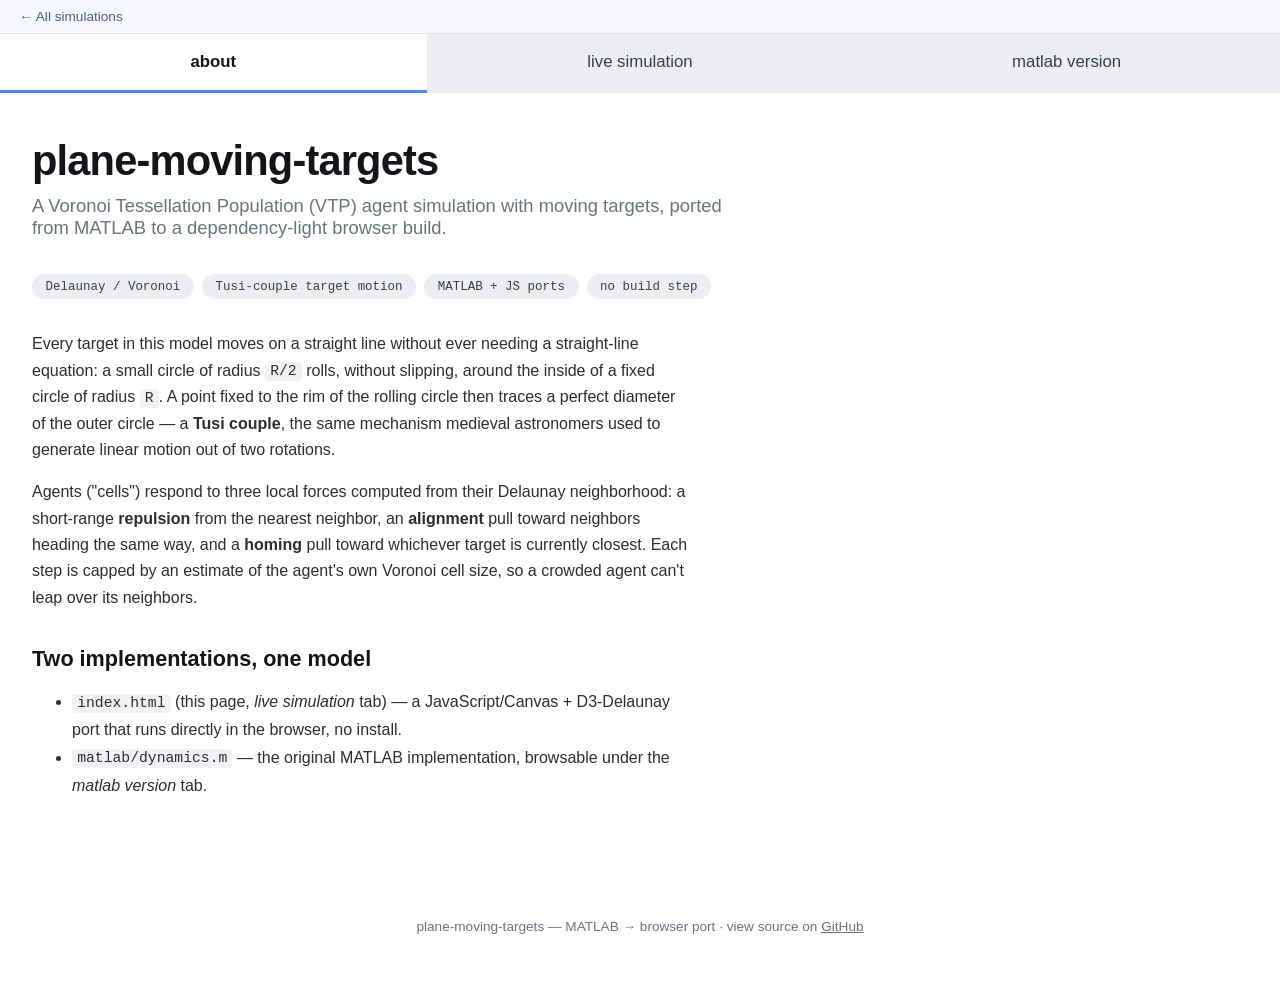
<file: variants/tulsi/index.html>
<!doctype html>
<html lang="en">
<head>
<meta charset="utf-8" />
<meta name="viewport" content="width=device-width, initial-scale=1" />
<title>plane-moving-targets — VTP moving targets simulation</title>
<link rel="stylesheet" href="../../assets/style.css" />
</head>
<body>

<div class="hub-breadcrumb"><a href="../../index.html">&larr; All simulations</a></div>
<nav class="tabs">
  <button data-view="about" class="active">about</button>
  <button data-view="sim">live simulation</button>
  <button data-view="matlab">matlab version</button>
</nav>

<main>

  <!-- ================= ABOUT ================= -->
  <section id="view-about" class="view active">
    <h1 class="page-title">plane-moving-targets</h1>
    <p class="lede">A Voronoi Tessellation Population (VTP) agent simulation with moving targets, ported from MATLAB to a dependency-light browser build.</p>

    <div class="badge-row">
      <span class="badge">Delaunay / Voronoi</span>
      <span class="badge">Tusi-couple target motion</span>
      <span class="badge">MATLAB + JS ports</span>
      <span class="badge">no build step</span>
    </div>

    <div class="prose">
      <p>Every target in this model moves on a straight line without ever needing a straight-line equation: a small circle of radius <code>R/2</code> rolls, without slipping, around the inside of a fixed circle of radius <code>R</code>. A point fixed to the rim of the rolling circle then traces a perfect diameter of the outer circle — a <strong>Tusi couple</strong>, the same mechanism medieval astronomers used to generate linear motion out of two rotations.</p>
      <p>Agents ("cells") respond to three local forces computed from their Delaunay neighborhood: a short-range <strong>repulsion</strong> from the nearest neighbor, an <strong>alignment</strong> pull toward neighbors heading the same way, and a <strong>homing</strong> pull toward whichever target is currently closest. Each step is capped by an estimate of the agent's own Voronoi cell size, so a crowded agent can't leap over its neighbors.</p>

      <h2>Two implementations, one model</h2>
      <ul>
        <li><code>index.html</code> (this page, <em>live simulation</em> tab) — a JavaScript/Canvas + D3-Delaunay port that runs directly in the browser, no install.</li>
        <li><code>matlab/dynamics.m</code> — the original MATLAB implementation, browsable under the <em>matlab version</em> tab.</li>
      </ul>

    </div>
  </section>

  <!-- ================= LIVE SIMULATION ================= -->
  <section id="view-sim" class="view">
    <h1 class="page-title">Live simulation</h1>
    <p class="lede">Runs entirely in your browser — Delaunay/Voronoi via D3, no server, no build step.</p>

    <div class="sim-frame">
      <div class="sim-topbar">
        <span><b>VTP — Moving Targets</b> &nbsp;|&nbsp; ported from MATLAB (dynamics.m)</span>
        <label class="targets-picker">targets:
          <select id="numTargets">
            <option value="1">1</option>
            <option value="2">2</option>
            <option value="3">3</option>
            <option value="4">4</option>
            <option value="5">5</option>
            <option value="6" selected>6</option>
          </select>
        </label>
      </div>
      <div class="sim-status" id="statusLine">t = 0 | 6 moving targets (Tusi couple)</div>
      <div class="sim-canvas-wrap"><canvas id="simCanvas"></canvas></div>

      <div class="controls">
        <div class="global-row">
          <span class="label">Cells</span>
          <div class="ctrl">Spd:
            <input type="range" id="cellSpd" min="0" max="3" step="0.01" value="1" />
            <span class="readout" id="cellSpdVal">1.00</span>
          </div>
          <div class="ctrl">Amp
            <input type="range" id="amp" min="0" max="15" step="0.1" value="7" />
            <span class="readout" id="ampVal">7.00</span>
          </div>
          <div class="buttons">
            <button id="btnPause">Pause</button>
            <button id="btnReset" class="primary">Reset Targets</button>
          </div>
        </div>
        <div class="global-row">
          <span class="label">Dynamics</span>
          <div class="ctrl">&nu;:
            <input type="range" id="nuSlider" min="0" max="8" step="0.05" value="2.5" />
            <span class="readout" id="nuVal">2.50</span>
          </div>
          <div class="ctrl">L:
            <input type="range" id="lSlider" min="0.1" max="5" step="0.05" value="1" />
            <span class="readout" id="lVal">1.00</span>
          </div>
        </div>
        <div class="target-rows" id="targetRows"></div>
      </div>
    </div>

    <div class="sim-frame stats-frame">
      <div class="sim-topbar">
        <span><b>Cells near each target</b></span>
        <div class="export-row">
          <button id="btnExportCSV" class="export-btn">Export CSV (data)</button>
          <button id="btnExportPNG" class="export-btn">Export PNG (image)</button>
        </div>
      </div>
      <div class="stats-canvas-wrap"><canvas id="statsProfileCanvas"></canvas></div>
    </div>

    <div class="sim-frame stats-frame">
      <div class="sim-topbar">
        <span><b>Agents within radius R, over time</b> &nbsp;|&nbsp; one chart per R</span>
        <div class="chart-legend" id="chartLegend"></div>
      </div>
      <div class="radius-charts-grid" id="radiusChartsGrid"></div>
    </div>
  </section>

  <!-- ================= MATLAB VERSION ================= -->
  <section id="view-matlab" class="view">
    <h1 class="page-title">MATLAB version</h1>
    <p class="lede">The original implementation, in <code>matlab/</code>.</p>

    <div class="prose">
      <p>Requires base MATLAB only (<code>delaunayTriangulation</code>, <code>polyshape</code> — no extra toolboxes). Run:</p>
      <div class="formula">cd matlab<br />matlab -r dynamics</div>
      <p>...or open <code>dynamics.m</code> in the MATLAB editor and run it. You'll be prompted for the number of targets (1–6), then an interactive figure opens with a live plot of the swarm plus a control panel (target ω, line orientation, shared amplitude, agent speed, Apply / Pause / Reset Targets).</p>
    </div>

    <div class="file-layout">
      <div class="file-list" id="fileList"></div>
      <div>
        <div class="code-view" id="codeView">Select a file…</div>
        <p class="file-hint" id="fileHint"></p>
      </div>
    </div>
  </section>


</main>

<footer>plane-moving-targets — MATLAB → browser port · view source on <a href="https://github.com/" target="_blank">GitHub</a></footer>

<script src="../../assets/d3-delaunay.min.js"></script>
<script src="assets/sim.js"></script>
<script src="assets/app.js"></script>
</body>
</html>
</file>
<file: assets/style.css>
/* ===========================================================
   VTP — Moving Targets  |  site stylesheet
   =========================================================== */

:root{
  --bg:            #ffffff;
  --text:          #14141a;
  --text-muted:    #6b7280;
  --line:          #e2e4e9;
  --nav-bg:        #eceef2;
  --nav-active:    #ffffff;

  --panel-bg:      #05060a;
  --panel-bg-2:    #0c0e14;
  --panel-line:    #1c1f29;
  --panel-text:    #dfe3ea;
  --panel-muted:   #7b8394;

  --mono: ui-monospace, "JetBrains Mono", "IBM Plex Mono", "SFMono-Regular", Menlo, Consolas, monospace;
  --sans: -apple-system, BlinkMacSystemFont, "Segoe UI", Inter, Roboto, Helvetica, Arial, sans-serif;

  --t1:#4c8bf5; --t2:#f5a742; --t3:#4cd97d; --t4:#f2685f; --t5:#c792ea; --t6:#3fd0c9;
}

*{ box-sizing:border-box; }
html,body{ margin:0; padding:0; }
body{
  background:var(--bg);
  color:var(--text);
  font-family:var(--sans);
  -webkit-font-smoothing:antialiased;
}
a{ color:inherit; }

/* ---------- nav ---------- */
.hub-breadcrumb{
  background:#f6f7fa; padding:.55rem 1.2rem;
  font-family:var(--sans); font-size:.85rem;
  border-bottom:1px solid var(--line);
}
.hub-breadcrumb a{ color:#4c5a8c; text-decoration:none; }
.hub-breadcrumb a:hover{ text-decoration:underline; }

nav.tabs{
  display:grid;
  grid-template-columns:repeat(3,1fr);
  background:var(--nav-bg);
}
nav.tabs button{
  appearance:none; border:none; background:transparent;
  font-family:var(--sans); font-size:1.05rem; color:#3a3d46;
  padding:1.15rem 0.5rem; cursor:pointer;
  border-bottom:3px solid transparent;
  transition:background .15s ease, color .15s ease;
}
nav.tabs button:hover{ background:rgba(255,255,255,.5); }
nav.tabs button.active{
  background:var(--nav-active);
  color:var(--text);
  font-weight:700;
  border-bottom-color:var(--t1);
}

/* ---------- layout ---------- */
main{ max-width:1400px; margin:0 auto; padding:2.75rem 2rem 4rem; }
.view{ display:none; }
.view.active{ display:block; animation:fadein .25s ease; }
@keyframes fadein{ from{opacity:0; transform:translateY(4px);} to{opacity:1; transform:none;} }

h1.page-title{ font-size:2.6rem; margin:0 0 .6rem; letter-spacing:-0.02em; }
p.lede{ color:var(--text-muted); font-size:1.15rem; margin:0 0 2.2rem; max-width:70ch; }

/* ---------- simulation panel ---------- */
.sim-frame{
  background:var(--panel-bg);
  border-radius:10px;
  overflow:hidden;
  box-shadow:0 20px 50px -20px rgba(0,0,0,.35);
}
.sim-topbar{
  display:flex; justify-content:space-between; align-items:center;
  padding:.85rem 1.2rem;
  font-family:var(--mono); font-size:.95rem;
  color:var(--panel-text);
  border-bottom:1px solid var(--panel-line);
}
.sim-topbar b{ color:#fff; }
.sim-topbar a{ color:#9db4ff; text-decoration:underline; cursor:pointer; font-size:.9rem; }
.targets-picker{ font-size:.85rem; color:var(--panel-muted); display:flex; align-items:center; gap:.4rem; }
.targets-picker select{
  font-family:var(--mono); font-size:.85rem; color:var(--panel-text);
  background:#161a24; border:1px solid var(--panel-line); border-radius:5px;
  padding:.25rem .5rem; cursor:pointer;
}

.sim-status{
  font-family:var(--mono); font-size:.85rem; color:var(--panel-muted);
  background:#0a0c12; display:inline-block; margin:.85rem 0 0 1.2rem;
  padding:.35rem .7rem; border-radius:5px;
}

.sim-canvas-wrap{ position:relative; width:100%; aspect-ratio:16/10; }
#simCanvas{ width:100%; height:100%; display:block; }

.stats-frame{ margin-top:1.2rem; }
.stats-canvas-wrap{ position:relative; width:100%; height:220px; }
#statsProfileCanvas{ width:100%; height:100%; display:block; }

.export-row{ display:flex; gap:.5rem; }
.export-btn{
  font-family:var(--mono); font-size:.82rem; color:#bcd0ff;
  background:#161a24; border:1px solid var(--t1); border-radius:5px;
  padding:.4rem .8rem; cursor:pointer;
}
.export-btn:hover{ background:#1e2330; }

.chart-legend{ display:flex; gap:.7rem; font-size:.78rem; color:var(--panel-muted); }
.chart-legend span{ display:inline-flex; align-items:center; gap:.3rem; }
.chart-legend .dot{ width:.55em; height:.55em; border-radius:50%; display:inline-block; }

.radius-charts-grid{
  display:grid; grid-template-columns:repeat(auto-fill, minmax(220px, 1fr));
  gap:1px; background:var(--panel-line); padding:1px;
}
.radius-chart-card{ background:var(--panel-bg); padding:.4rem .3rem .2rem; }
.radius-chart-card canvas{ width:100%; height:130px; display:block; }

/* ---------- control strip ---------- */
.controls{
  background:var(--panel-bg-2);
  border-top:1px solid var(--panel-line);
  padding:1rem 1.2rem 1.4rem;
  font-family:var(--mono);
  color:var(--panel-text);
}
.global-row{
  display:flex; flex-wrap:wrap; align-items:center; gap:1.4rem;
  padding-bottom:.9rem; margin-bottom:.9rem;
  border-bottom:1px solid var(--panel-line);
}
.global-row .label{ font-weight:700; }
.ctrl{ display:flex; align-items:center; gap:.5rem; font-size:.85rem; color:var(--panel-muted); }
.ctrl input[type=range]{ width:170px; }
.ctrl .readout{ min-width:3.2em; color:var(--panel-text); text-align:right; }

.buttons{ margin-left:auto; display:flex; gap:.5rem; }
.buttons button{
  font-family:var(--mono); font-size:.82rem; color:var(--panel-text);
  background:#161a24; border:1px solid var(--panel-line); border-radius:5px;
  padding:.45rem .8rem; cursor:pointer;
}
.buttons button:hover{ background:#1e2330; }
.buttons button.primary{ border-color:var(--t1); color:#bcd0ff; }

.target-rows{ display:flex; flex-direction:column; gap:.5rem; }
.target-row{
  display:flex; flex-wrap:wrap; align-items:center; gap:1rem;
  background:#0a0c12; border:1px solid var(--panel-line); border-radius:7px;
  padding:.55rem .9rem;
}
.target-row .tname{ font-weight:700; width:2.4em; }
.target-row .ctrl input[type=range]{ width:210px; }

input[type=range]{ accent-color:#6fa2ff; }

/* ---------- about / analysis / matlab prose ---------- */
.prose{ max-width:74ch; }
.prose h2{ font-size:1.35rem; margin:2.2rem 0 .6rem; }
.prose p{ color:#2b2d34; line-height:1.65; }
.prose ul{ color:#2b2d34; line-height:1.7; }
.prose code{ font-family:var(--mono); background:#f1f2f6; padding:.1em .35em; border-radius:4px; font-size:.92em; }
.badge-row{ display:flex; gap:.5rem; flex-wrap:wrap; margin:1.2rem 0 2rem; }
.badge{
  font-family:var(--mono); font-size:.78rem; color:#3a3d46;
  background:var(--nav-bg); border-radius:20px; padding:.35rem .85rem;
}

.formula{
  font-family:var(--mono); font-size:.95rem; background:#0d0e13; color:#dfe3ea;
  padding:1rem 1.2rem; border-radius:8px; margin:1rem 0; overflow-x:auto;
}
.formula .k{ color:#7ec8f5; }

.force-grid{ display:grid; grid-template-columns:repeat(auto-fit,minmax(220px,1fr)); gap:1rem; margin:1.4rem 0 2rem; }
.force-card{ border:1px solid var(--line); border-radius:10px; padding:1.1rem 1.2rem; }
.force-card .dot{ display:inline-block; width:.6em; height:.6em; border-radius:50%; margin-right:.5em; }
.force-card h3{ margin:.2rem 0 .4rem; font-size:1rem; }
.force-card p{ margin:0; font-size:.92rem; color:var(--text-muted); }

/* ---------- matlab file browser ---------- */
.file-layout{ display:grid; grid-template-columns:230px 1fr; gap:1.5rem; margin-top:1.5rem; }
.file-list{ border:1px solid var(--line); border-radius:8px; overflow:hidden; height:fit-content; }
.file-list button{
  display:block; width:100%; text-align:left; font-family:var(--mono); font-size:.85rem;
  background:none; border:none; border-bottom:1px solid var(--line);
  padding:.6rem .8rem; cursor:pointer; color:var(--text);
}
.file-list button:last-child{ border-bottom:none; }
.file-list button.active{ background:var(--nav-bg); font-weight:700; }
.file-list button:hover{ background:#f6f7fa; }
.code-view{
  background:var(--panel-bg); color:#dfe3ea; border-radius:8px; padding:1.2rem 1.4rem;
  font-family:var(--mono); font-size:.82rem; line-height:1.55; overflow:auto; max-height:70vh;
  white-space:pre;
}
.file-hint{ font-size:.85rem; color:var(--text-muted); margin-top:.6rem; }

footer{ text-align:center; color:var(--text-muted); font-size:.85rem; padding:2.5rem 0 3rem; }

@media (max-width:760px){
  nav.tabs{ grid-template-columns:repeat(2,1fr); }
  .file-layout{ grid-template-columns:1fr; }
  h1.page-title{ font-size:2rem; }
}
</file>
